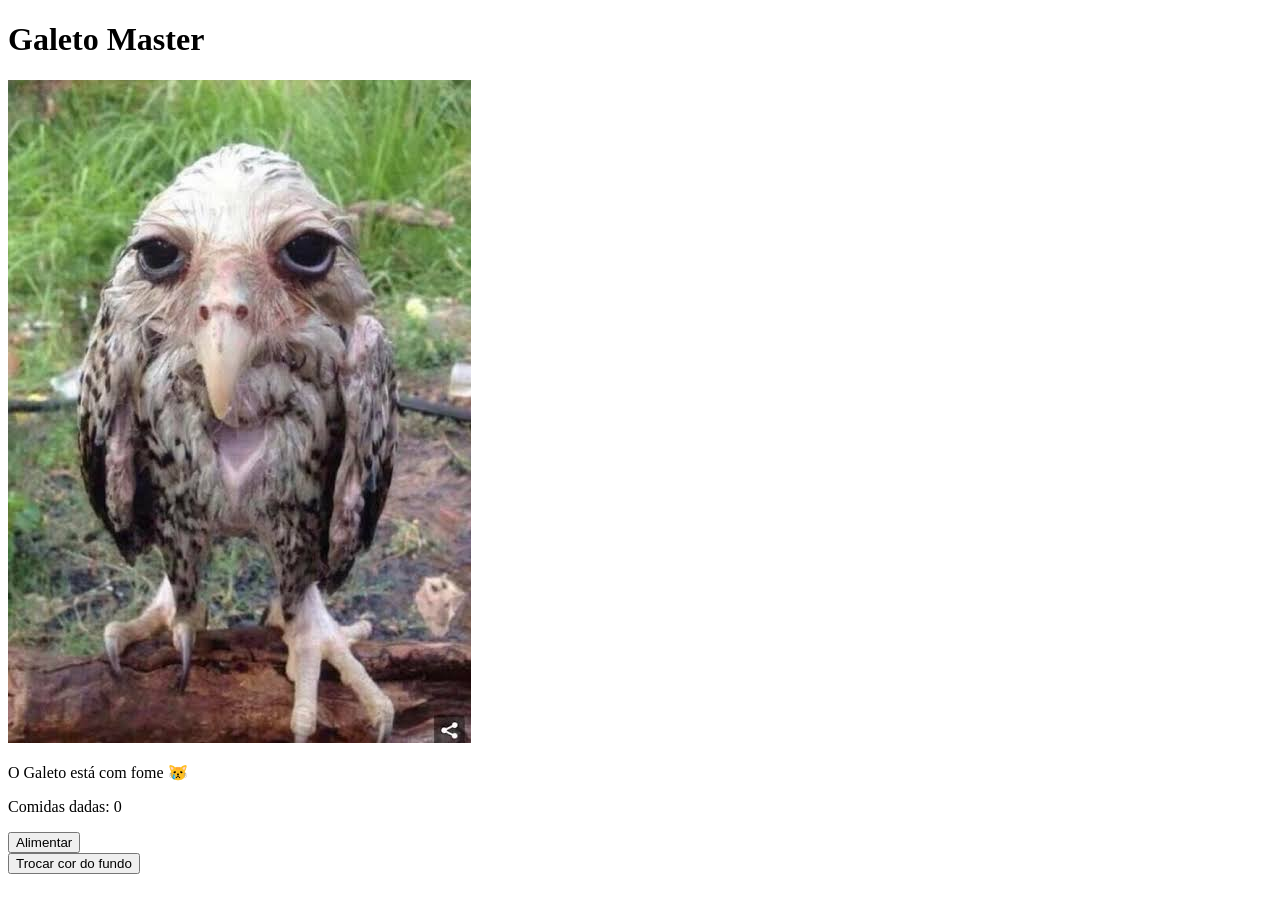
<file: index.html>
<!DOCTYPE html>
<html lang="en">
<head>
    <meta charset="UTF-8">
    <meta name="viewport" content="width=device-width, initial-scale=1.0">
    <title>Galeto Master</title>
    <link rel="stylesheet" href="style.css">
    
</head>
<body class="flex flex-column items-center justi">
    <h1>Galeto Master</h1>
    <div class="masote">
        <img src="masote.jpg">
    </div>
    
    <div class="masote-trite">
        <img src="masotetrite.jpg">
    </div>

    <div class="texto-fome">
        <p>O Galeto está com fome 😿</p>
    </div>

    <div class="contador">
        <p>Comidas dadas: <span data-contador="0">0</span></p>
    </div>

    <div class="botoes">
        <button id="btn-alimentar" data-acao="alimentar">
            Alimentar
        </button>
    </div>

    <div id="trocar-cor-fundo">
        <button id="btn-fundo" data-acao="trocar-fundo">
            Trocar cor do fundo
        </button>
    </div>
    
    <script src="app.js" defer></script>
</body>
</html>
</file>
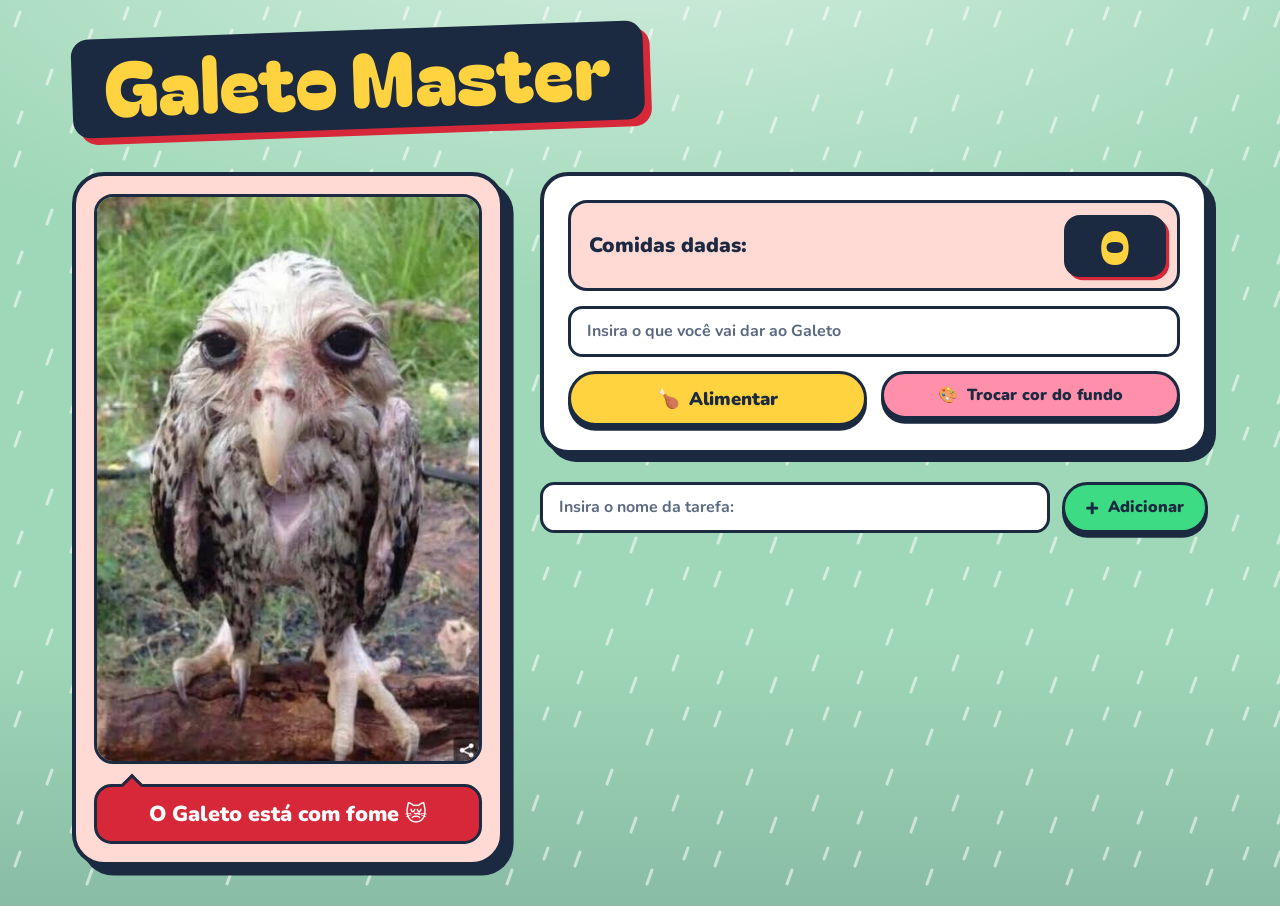
<file: front-end/index.html>
<!DOCTYPE html>
<html lang="en">

<head>
    <meta charset="UTF-8">
    <meta name="viewport" content="width=device-width, initial-scale=1.0">
    <title>Galeto Master</title>
    <link rel="stylesheet" href="style.css">

</head>

<body class="flex flex-column items-center justi">
    <h1>Galeto Master</h1>

    <div id="masote-container">
        <div class="masote">
            <img src="/front-end/imgs/masote.jpg">
        </div>

        <div class="masote-trite">
            <img src="/front-end/imgs/masotetrite.jpg">
        </div>

        <div class="texto-fome">
            <p>O Galeto está com fome 😿</p>
        </div>
    </div>

    <div id="interacoes">
        <div class="contador">
            <p>Comidas dadas: <span data-contador="0">0</span></p>
        </div>

        <div class="botoes">
            <button id="btn-alimentar" data-acao="alimentar">
                Alimentar
            </button>
        </div>

        <div id="trocar-cor-fundo">
            <button id="btn-fundo" data-acao="trocar-fundo">
                Trocar cor do fundo
            </button>
        </div>

        <input id="inserir" type="text" placeholder="Insira o que você vai dar ao Galeto" required>

    </div>


    <div id="lista-tarefas-container">

    </div>

    <ul class="lista-tarefas">

    </ul>
    </div>
    <script type="module" src="/front-end/app.js" defer></script>
</body>

</html>
</file>
<file: style.css>
body {
    background-color: rgba(255, 255, 255, 0.897)
}

.masote-trite
{
    display: block;
}

.masote
{
    display: none;
}
</file>
<file: front-end/style.css>
@import url("https://fonts.googleapis.com/css2?family=Bagel+Fat+One&family=Nunito:wght@600;800;900&display=swap");

/* =====================================================================
   GALETO MASTER — style.css
   Só CSS: HTML e JS ficam exatamente como estão.

   Como o JS mexe no visual (e o CSS já cuida disso):
   - botão Alimentar  -> troca .masote / .masote-trite via style.display
   - botão de fundo   -> style.backgroundColor aleatório no <body>
   - lista de tarefas -> cria input, button, li, checkbox e "Excluir"
   Estado "com fome" -> "satisfeito" é detectado com :has() no
   style="display: block" que o JS coloca na .masote.
   ===================================================================== */


/* ---------- 1. TOKENS ---------- */
:root {
    color-scheme: light;

    --ink: #1b2a41;
    --paper: #ffffff;
    --yellow: #ffd23f;
    --pink: #ff8fab;
    --mint: #9fd8b8;
    --muted: #5b6980;
    --focus: #1f4fff;

    --hungry: #d62839;
    --hungry-soft: #ffd9d4;
    --sated: #3ddc84;
    --sated-soft: #d3f5e0;

    /* estado atual (muda sozinho quando o Galeto é alimentado) */
    --state: var(--hungry);
    --state-soft: var(--hungry-soft);
    --on-state: #ffffff;

    --font-display: "Bagel Fat One", "Arial Rounded MT Bold", "Trebuchet MS", system-ui, sans-serif;
    --font-body: "Nunito", "Trebuchet MS", system-ui, -apple-system, "Segoe UI", sans-serif;

    --pad: clamp(1rem, 3.5vw, 2.5rem);
    --gap: clamp(1rem, 2.4vw, 1.75rem);
    --bw: 3px;
    --bw-card: 4px;
    --owl-ratio: 4 / 3;
}

body:has(.masote[style*="block"]) {
    --state: var(--sated);
    --state-soft: var(--sated-soft);
    --on-state: var(--ink);
}


/* ---------- 2. BASE ---------- */
*,
*::before,
*::after {
    box-sizing: border-box;
}

html {
    -webkit-text-size-adjust: 100%;
    text-size-adjust: 100%;
}

img {
    max-width: 100%;
}

::selection {
    background: var(--yellow);
    color: var(--ink);
}

body {
    margin: 0;
    margin-inline: auto;
    width: min(100%, 76rem);
    min-height: 100vh;
    min-height: 100dvh;
    padding: var(--pad);

    display: grid;
    grid-template-columns: minmax(0, 1fr);
    grid-template-areas:
        "title"
        "mascot"
        "controls"
        "taskform"
        "tasklist";
    align-content: start;
    gap: var(--gap);

    font-family: var(--font-body);
    font-weight: 600;
    font-size: 1rem;
    line-height: 1.45;
    color: var(--ink);

    /* a cor sólida é a que o botão "Trocar cor do fundo" sobrescreve;
       chuva + luz ficam por cima e funcionam com qualquer cor sorteada */
    background-color: var(--mint);
    background-image:
        url("data:image/svg+xml,%3Csvg xmlns='http://www.w3.org/2000/svg' width='140' height='140' viewBox='0 0 140 140'%3E%3Cg fill='none' stroke='%23ffffff' stroke-opacity='.55' stroke-width='3' stroke-linecap='round'%3E%3Cpath d='M20 12l-5 14M92 30l-5 14M52 70l-5 14M118 96l-5 14M22 112l-4 11M76 118l-5 14M128 8l-4 11'/%3E%3C/g%3E%3C/svg%3E"),
        radial-gradient(120% 70% at 50% -10%, rgb(255 255 255 / 0.55), transparent 60%),
        linear-gradient(to top, rgb(27 42 65 / 0.16), transparent 30%);
    background-size: 140px 140px, auto, auto;
    background-repeat: repeat, no-repeat, no-repeat;
}

h1 {
    grid-area: title;
    justify-self: start;
    max-width: 100%;
    margin: 0 0 0.35rem;
    padding: 0.12em 0.42em 0.2em;

    font-family: var(--font-display);
    font-weight: 400;
    font-size: clamp(2.15rem, 1rem + 5.6vw, 4.75rem);
    line-height: 0.98;
    letter-spacing: 0.005em;
    text-wrap: balance;
    overflow-wrap: anywhere;

    color: var(--yellow);
    background: var(--ink);
    border-radius: 1.1rem;
    box-shadow: 0.09em 0.09em 0 var(--state);
    transform: rotate(-2deg);
    transform-origin: left center;
    transition: box-shadow 0.5s ease;
}


/* ---------- 3. MASCOTE ---------- */
#masote-container {
    grid-area: mascot;
    position: relative;
    display: flex;
    flex-direction: column;
    align-items: center;
    gap: 1rem;
    padding: clamp(0.75rem, 2vw, 1.1rem);

    background-color: var(--state-soft);
    border: var(--bw-card) solid var(--ink);
    border-radius: 2rem;
    box-shadow: 0.6rem 0.6rem 0 var(--ink);
    transition: background-color 0.5s ease;
}

.masote,
.masote-trite {
    width: 100%;
}

/* mesma lógica do projeto original: começa triste, o JS troca */
.masote-trite {
    display: block;
}

.masote {
    display: none;
    animation: owl-pop 0.7s ease-out backwards;
}

#masote-container img {
    display: block;
    width: 100%;
    height: auto;
    aspect-ratio: var(--owl-ratio);
    max-height: 44rem;
    max-height: min(68svh, 44rem);
    object-fit: cover;
    object-position: 50% 22%;
    background: var(--state-soft);
    border: var(--bw) solid var(--ink);
    border-radius: 1.2rem;
}

.texto-fome {
    position: relative;
    width: 100%;
    margin-top: 0.3rem;
}

.texto-fome p {
    position: relative;
    margin: 0;
    padding: 0.85rem 1.1rem;
    text-align: center;
    text-wrap: balance;
    font-weight: 900;
    font-size: clamp(1.05rem, 0.95rem + 0.7vw, 1.35rem);
    line-height: 1.25;

    color: var(--on-state);
    background-color: var(--state);
    border: var(--bw) solid var(--ink);
    border-radius: 1.1rem;
    transition: background-color 0.5s ease, color 0.5s ease;
}

/* rabinho do balão apontando pro Galeto */
.texto-fome p::before {
    content: "";
    position: absolute;
    top: -0.62rem;
    left: 1.7rem;
    width: 1rem;
    height: 1rem;
    background-color: var(--state);
    border-top: var(--bw) solid var(--ink);
    border-left: var(--bw) solid var(--ink);
    transform: rotate(45deg);
    transition: background-color 0.5s ease;
}

/* confete: dispara uma vez quando o Galeto fica satisfeito */
#masote-container::after {
    content: "";
    position: absolute;
    inset: 0;
    border-radius: inherit;
    pointer-events: none;
    opacity: 0;
    background:
        radial-gradient(circle at 8% 22%, var(--yellow) 0 0.5rem, transparent 0.55rem),
        radial-gradient(circle at 20% 6%, var(--pink) 0 0.4rem, transparent 0.45rem),
        radial-gradient(circle at 40% 2%, var(--sated) 0 0.5rem, transparent 0.55rem),
        radial-gradient(circle at 66% 4%, var(--yellow) 0 0.4rem, transparent 0.45rem),
        radial-gradient(circle at 92% 18%, var(--pink) 0 0.55rem, transparent 0.6rem),
        radial-gradient(circle at 97% 52%, #4cc9f0 0 0.45rem, transparent 0.5rem),
        radial-gradient(circle at 90% 90%, var(--yellow) 0 0.5rem, transparent 0.55rem),
        radial-gradient(circle at 58% 98%, var(--sated) 0 0.4rem, transparent 0.45rem),
        radial-gradient(circle at 22% 96%, var(--pink) 0 0.55rem, transparent 0.6rem),
        radial-gradient(circle at 3% 70%, #4cc9f0 0 0.45rem, transparent 0.5rem),
        radial-gradient(circle at 5% 44%, var(--yellow) 0 0.4rem, transparent 0.45rem);
}

body:has(.masote[style*="block"]) #masote-container::after {
    animation: confetti 1.1s ease-out both;
}


/* ---------- 4. INTERAÇÕES (contador + botões + input) ---------- */
#interacoes {
    grid-area: controls;
    display: grid;
    /* 2 colunas quando cabe, 1 quando não cabe — sem breakpoint.
       o 45% garante no máximo 2 colunas; 14.5rem evita quebra do texto do botão */
    grid-template-columns: repeat(auto-fit, minmax(max(14.5rem, 45%), 1fr));
    gap: 0.9rem;
    padding: clamp(1rem, 2.5vw, 1.5rem);

    background: var(--paper);
    border: var(--bw-card) solid var(--ink);
    border-radius: 1.75rem;
    box-shadow: 0.5rem 0.5rem 0 var(--ink);
}

/* ordem visual: contador > texto > alimentar > fundo */
.contador {
    order: 1;
    grid-column: 1 / -1;
    padding: 0.7rem 0.7rem 0.7rem 1.1rem;
    background-color: var(--state-soft);
    border: var(--bw) solid var(--ink);
    border-radius: 1.2rem;
    transition: background-color 0.5s ease;
}

.contador p {
    display: flex;
    align-items: center;
    justify-content: space-between;
    gap: 1rem;
    margin: 0;
    font-weight: 900;
    font-size: clamp(1.05rem, 0.95rem + 0.5vw, 1.3rem);
    line-height: 1.2;
}

.contador span[data-contador] {
    display: inline-grid;
    place-items: center;
    min-width: 3.4ch;
    padding: 0.12em 0.45em 0.18em;
    font-family: var(--font-display);
    font-weight: 400;
    font-size: clamp(2.2rem, 1.8rem + 2vw, 3rem);
    line-height: 1;
    font-variant-numeric: tabular-nums;
    color: var(--yellow);
    background: var(--ink);
    border-radius: 1rem;
    box-shadow: 0.2rem 0.2rem 0 var(--state);
    transition: box-shadow 0.5s ease;
}

#inserir {
    order: 2;
    grid-column: 1 / -1;
}

.botoes {
    order: 3;
}

#trocar-cor-fundo {
    order: 4;
}

#interacoes button {
    width: 100%;
}


/* ---------- 5. FORMULÁRIO DE TAREFAS (criado pelo JS) ---------- */
#lista-tarefas-container {
    grid-area: taskform;
    display: grid;
    grid-template-columns: minmax(0, 1fr) auto;
    gap: 0.75rem;
    align-items: stretch;
}


/* ---------- 6. LISTA DE TAREFAS ---------- */
.lista-tarefas {
    grid-area: tasklist;
    display: grid;
    gap: 0.75rem;
    align-content: start;
    margin: 0;
    padding: 0;
    list-style: none;
}

.lista-tarefas:not(:has(li)) {
    display: none;
}

.lista-tarefas li {
    display: flex;
    align-items: center;
    gap: 0.85rem;
    padding: 0.75rem 0.85rem 0.75rem 1rem;
    overflow-wrap: anywhere;
    font-weight: 800;
    font-size: 1.05rem;
    line-height: 1.3;

    background: var(--paper);
    border: var(--bw) solid var(--ink);
    border-radius: 1.1rem;
    box-shadow: 0.3rem 0.3rem 0 var(--ink);
    transition: background-color 0.25s ease, color 0.25s ease, transform 0.2s ease, box-shadow 0.2s ease;
    animation: task-in 0.3s ease-out backwards;
}

/* o JS põe o texto, depois o checkbox, depois o botão:
   o checkbox vai pra frente com order, o botão vai pra direita */
.lista-tarefas li input[type="checkbox"] {
    order: -1;
}

.lista-tarefas li button {
    margin-left: auto;
    flex: none;
}

.lista-tarefas li:has(input:checked) {
    color: var(--muted);
    background: var(--sated-soft);
    box-shadow: 0.1rem 0.1rem 0 var(--ink);
    transform: translate(0.2rem, 0.2rem);
}


/* ---------- 7. BOTÕES ---------- */
button {
    --lift: 0.3rem;

    appearance: none;
    display: inline-flex;
    align-items: center;
    justify-content: center;
    gap: 0.55rem;
    min-height: 3rem;
    padding: 0.7rem 1.3rem;

    font: inherit;
    font-weight: 900;
    font-size: 1rem;
    line-height: 1.1;
    text-align: center;
    color: var(--ink);

    background: var(--paper);
    border: var(--bw) solid var(--ink);
    border-radius: 999px;
    box-shadow: 0 var(--lift) 0 var(--ink);
    cursor: pointer;
    -webkit-tap-highlight-color: transparent;
    transition: transform 0.12s ease, box-shadow 0.12s ease, background-color 0.2s ease, color 0.2s ease;
}

@media (hover: hover) {
    button:hover {
        transform: translateY(-0.12rem);
        box-shadow: 0 calc(var(--lift) + 0.12rem) 0 var(--ink);
    }
}

button:active {
    transform: translateY(calc(var(--lift) - 0.05rem));
    box-shadow: 0 0.05rem 0 var(--ink);
}

button:disabled {
    opacity: 0.55;
    cursor: not-allowed;
    transform: none;
    box-shadow: 0 var(--lift) 0 var(--ink);
}

#btn-alimentar {
    min-height: 3.4rem;
    font-size: 1.15rem;
    background: var(--yellow);
}

#btn-alimentar::before {
    content: "🍗";
    content: "🍗" / "";
}

#btn-fundo {
    background: var(--pink);
}

#btn-fundo::before {
    content: "🎨";
    content: "🎨" / "";
}

#lista-tarefas-container button {
    background: var(--sated);
}

#lista-tarefas-container button::before {
    content: "+";
    content: "+" / "";
    font-size: 1.5em;
    line-height: 0.7;
}

.lista-tarefas li button {
    --lift: 0.2rem;
    min-height: 2.5rem;
    padding: 0.4rem 0.95rem;
    font-size: 0.9rem;
    color: var(--hungry);
}

@media (hover: hover) {
    .lista-tarefas li button:hover {
        color: #ffffff;
        background: var(--hungry);
    }
}


/* ---------- 8. CAMPOS ---------- */
input:not([type="checkbox"]) {
    appearance: none;
    width: 100%;
    min-width: 0;
    min-height: 3rem;
    padding: 0.7rem 1rem;

    font: inherit;
    font-weight: 700;
    color: var(--ink);

    background: var(--paper);
    border: var(--bw) solid var(--ink);
    border-radius: 0.9rem;
    text-overflow: ellipsis;
    transition: box-shadow 0.15s ease, background-color 0.15s ease;
}

input:not([type="checkbox"])::placeholder {
    color: var(--muted);
    opacity: 1;
}

input:not([type="checkbox"]):focus {
    box-shadow: 0.25rem 0.25rem 0 var(--yellow);
}

@media (max-width: 26rem) {
    input:not([type="checkbox"])::placeholder {
        font-size: 0.86em;
        letter-spacing: -0.01em;
    }
}

#inserir:user-invalid {
    background: #fff5f4;
    border-color: var(--hungry);
}

.lista-tarefas li input[type="checkbox"] {
    appearance: none;
    flex: none;
    width: 1.9rem;
    height: 1.9rem;
    margin: 0;
    cursor: pointer;
    background: var(--paper) center / 72% no-repeat;
    border: var(--bw) solid var(--ink);
    border-radius: 0.55rem;
    transition: background-color 0.15s ease;
}

.lista-tarefas li input[type="checkbox"]:checked {
    background-color: var(--sated);
    background-image: url("data:image/svg+xml,%3Csvg xmlns='http://www.w3.org/2000/svg' viewBox='0 0 24 24' fill='none' stroke='%231b2a41' stroke-width='4.5' stroke-linecap='round' stroke-linejoin='round'%3E%3Cpath d='M5 12.5l4.5 4.5L19 7'/%3E%3C/svg%3E");
}

:where(button, input):focus-visible {
    outline: 3px solid var(--focus);
    outline-offset: 3px;
}


/* ---------- 9. ANIMAÇÕES (todas respondem a uma ação do usuário) ---------- */
@keyframes owl-pop {
    0%   { transform: scale(0.84) rotate(-5deg); }
    60%  { transform: scale(1.025) rotate(1.5deg); }
    100% { transform: none; }
}

@keyframes confetti {
    0%   { opacity: 1; transform: scale(0.3); }
    60%  { opacity: 1; }
    100% { opacity: 0; transform: scale(1); }
}

@keyframes task-in {
    from { opacity: 0; transform: translateY(-0.6rem) scale(0.98); }
    to   { opacity: 1; transform: none; }
}


/* ---------- 10. RESPONSIVO ---------- */

/* celulares bem estreitos (320–360px) */
@media (max-width: 24rem) {
    :root {
        --bw-card: 3px;
    }

    #masote-container {
        border-radius: 1.5rem;
        box-shadow: 0.4rem 0.4rem 0 var(--ink);
    }

    #interacoes {
        border-radius: 1.4rem;
        box-shadow: 0.35rem 0.35rem 0 var(--ink);
    }

    #lista-tarefas-container {
        grid-template-columns: minmax(0, 1fr);
    }

    .lista-tarefas li {
        gap: 0.65rem;
        padding-left: 0.8rem;
    }
}

/* telas mínimas (320px) */
@media (max-width: 22.5rem) {
    :root {
        --pad: 0.75rem;
    }

    #interacoes {
        padding: 0.8rem;
    }

    .contador p {
        font-size: 1rem;
    }

    input:not([type="checkbox"]) {
        padding-inline: 0.75rem;
    }

    input:not([type="checkbox"])::placeholder {
        font-size: 0.78em;
    }
}

/* tablet / desktop (e celular deitado): mascote à esquerda, o resto à direita */
@media (min-width: 48rem),
       (min-width: 34rem) and (max-height: 32rem) and (orientation: landscape) {
    :root {
        --owl-ratio: 512 / 750;
    }

    body {
        grid-template-columns: clamp(16rem, 36vw, 27rem) minmax(0, 1fr);
        grid-template-areas:
            "title    title"
            "mascot   controls"
            "mascot   taskform"
            "mascot   tasklist";
        grid-template-rows: auto auto auto 1fr;
        column-gap: calc(var(--gap) + 0.5rem);
    }

    #masote-container {
        align-self: start;
    }
}

/* só gruda o mascote se a tela tiver altura pra isso */
@media (min-width: 48rem) and (min-height: 46rem) {
    #masote-container {
        position: sticky;
        top: var(--pad);
    }
}

/* celular deitado ou janela baixa */
@media (max-height: 32rem) and (orientation: landscape) {
    :root {
        --pad: 0.75rem;
    }

    h1 {
        font-size: clamp(1.8rem, 5vw, 2.6rem);
    }
}

/* telas grandes: tudo cresce junto (tudo usa rem) */
@media (min-width: 100rem) {
    html {
        font-size: 112.5%;
    }
}

/* dedo grosso: alvos de toque maiores */
@media (pointer: coarse) {
    button {
        min-height: 3.2rem;
    }

    .lista-tarefas li button {
        min-height: 2.8rem;
    }

    .lista-tarefas li input[type="checkbox"] {
        width: 2.1rem;
        height: 2.1rem;
    }
}


/* ---------- 11. ACESSIBILIDADE ---------- */
@media (prefers-reduced-motion: reduce) {
    *,
    *::before,
    *::after {
        animation: none !important;
        transition: none !important;
    }
}

@media (forced-colors: active) {
    button,
    input,
    #masote-container,
    #interacoes,
    .contador,
    .texto-fome p,
    .lista-tarefas li {
        border-color: CanvasText;
    }
}
</file>
